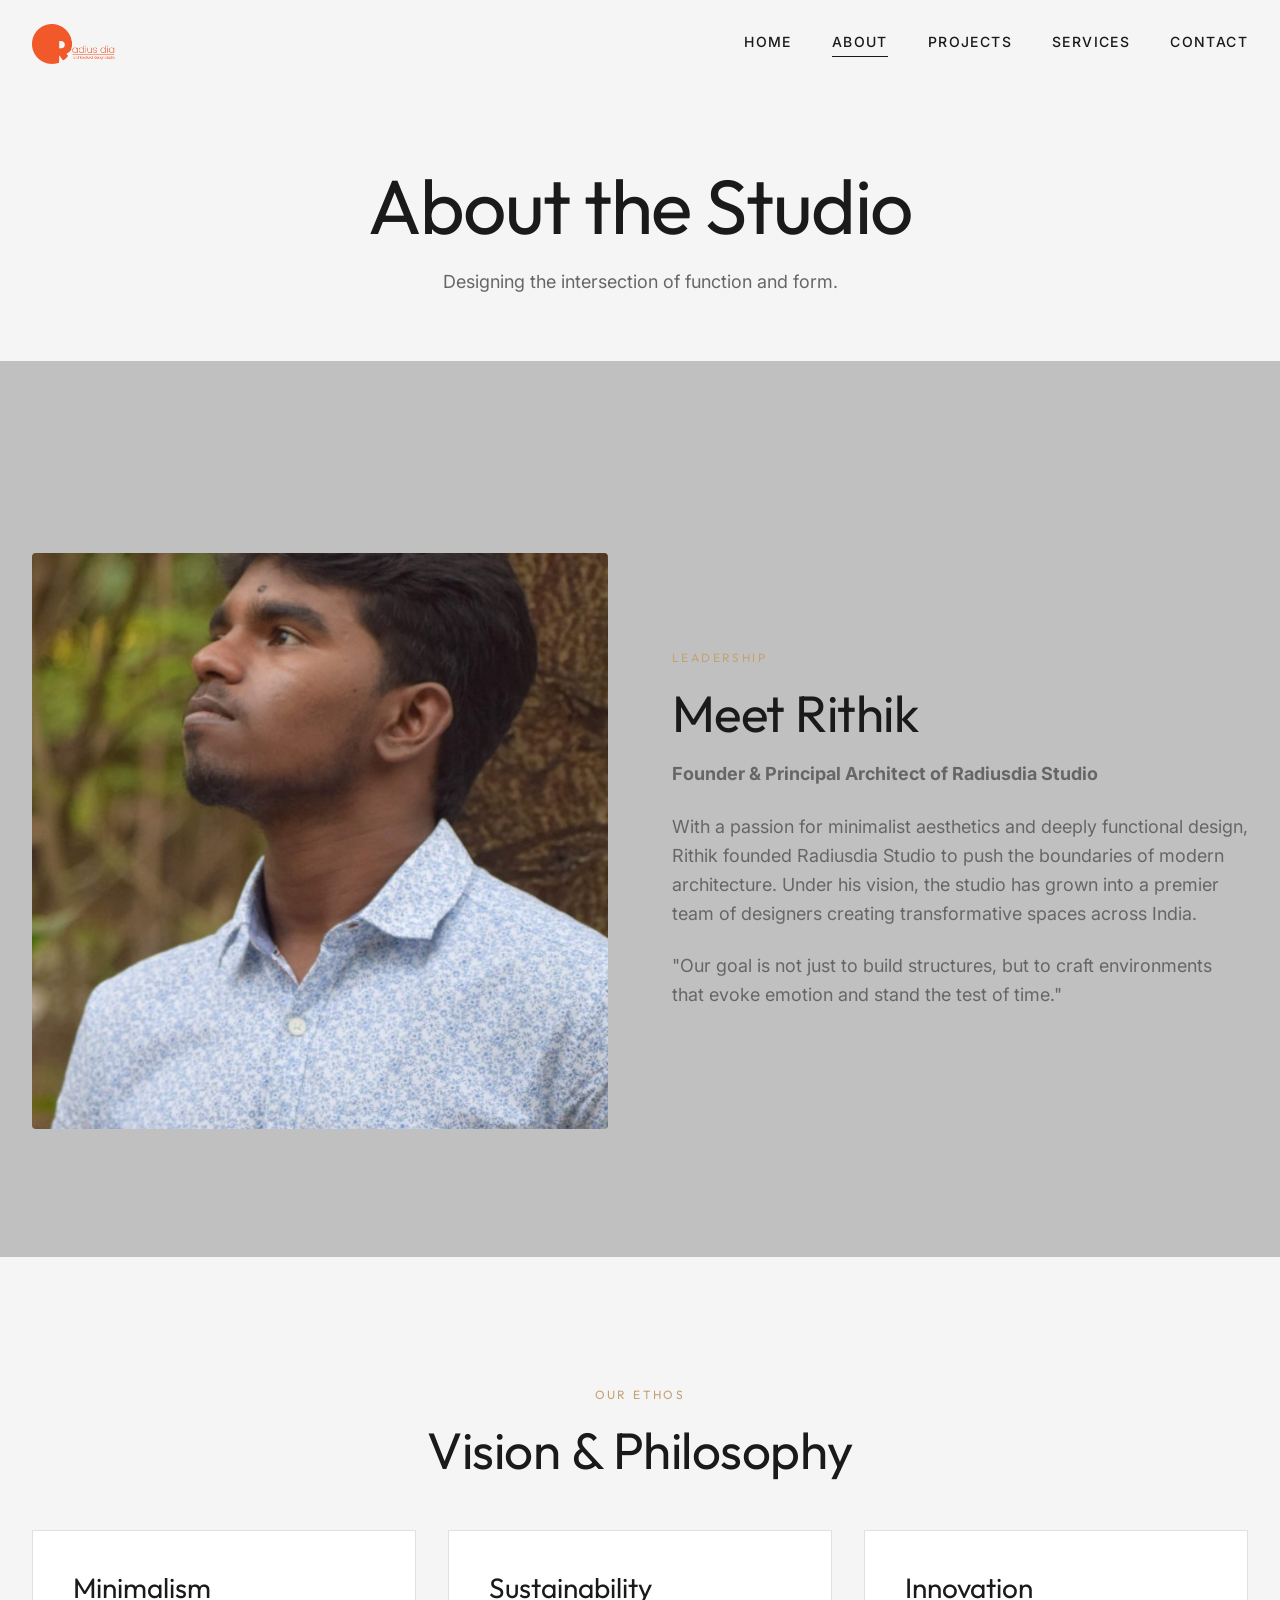
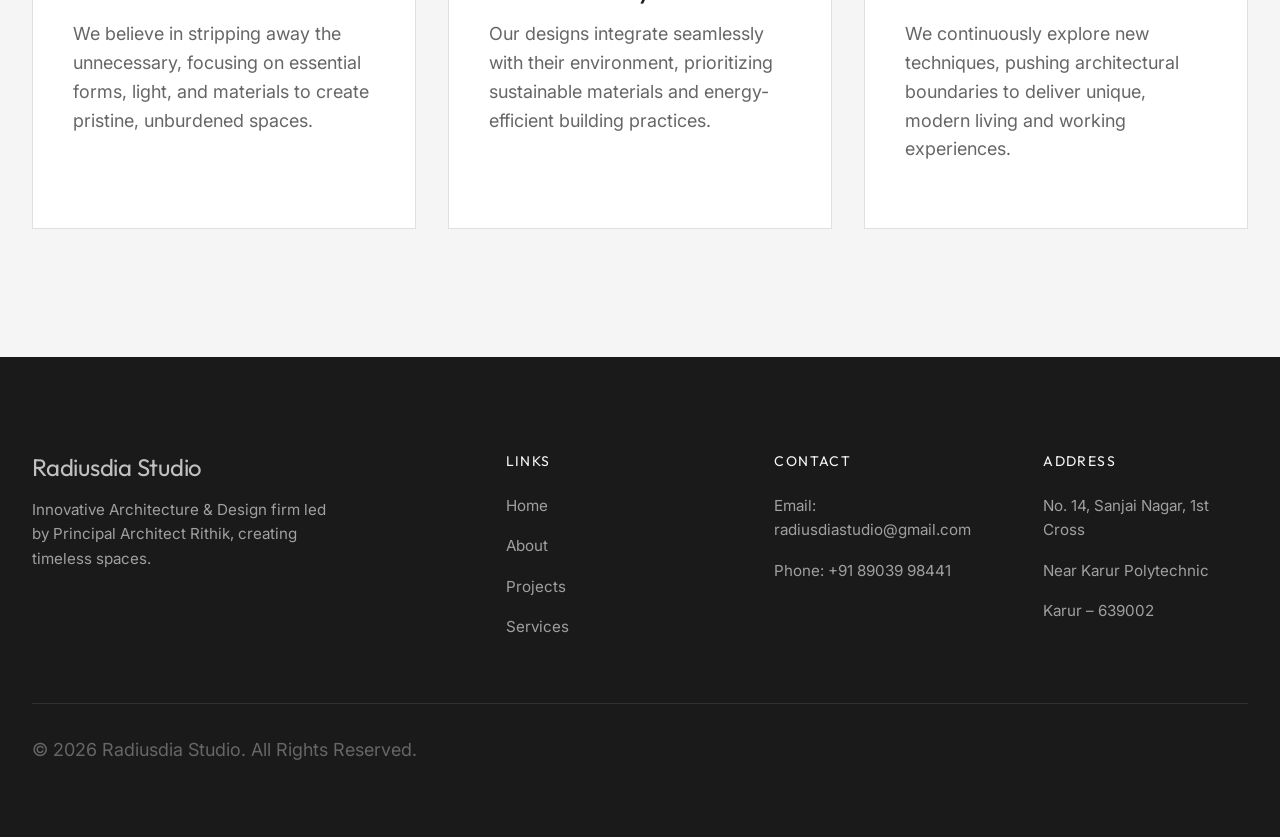
<file: about.html>
<!DOCTYPE html>
<html lang="en">

<head>
    <meta charset="UTF-8">
    <meta name="viewport" content="width=device-width, initial-scale=1.0">
    <title>About Us | Radiusdia Studio | Architecture Firm in Karur</title>
    <meta name="description"
        content="Learn about Radiusdia Studio, an innovative architecture firm led by Principal Architect Rithik. We craft modern, minimal spaces across India.">
    
    <!-- Open Graph / Social Media -->
    <meta property="og:type" content="website">
    <meta property="og:url" content="https://rithik0808.github.io/radiusdia-studio/about.html">
    <meta property="og:title" content="About Radiusdia Studio | Leadership & Philosophy">
    <meta property="og:description" content="Discover our vision for minimalist, sustainable architecture led by Principal Architect Rithik.">
    <meta property="og:image" content="https://rithik0808.github.io/radiusdia-studio/img/rithik.jpg">

    <link rel="stylesheet" href="css/style.css">
    <link rel="stylesheet" href="css/components.css">
    <style>
        .page-header {
            padding-top: 10rem;
            padding-bottom: 4rem;
            background-color: var(--light-gray);
            text-align: center;
        }

        .ceo-profile {
            display: grid;
            grid-template-columns: 1fr 1fr;
            gap: 4rem;
            align-items: center;
            margin-top: 4rem;
        }

        .ceo-image {
            width: 100%;
            aspect-ratio: 1/1;
            object-fit: cover;
            border-radius: 4px;
        }

        .philosophy-grid {
            display: grid;
            grid-template-columns: repeat(3, 1fr);
            gap: 2rem;
            margin-top: 3rem;
        }

        .philosophy-item {
            padding: 2.5rem;
            background-color: #fff;
            border: 1px solid var(--border-color);
            transition: var(--transition-fast);
        }

        .philosophy-item:hover {
            box-shadow: 0 10px 30px rgba(0, 0, 0, 0.05);
            border-color: transparent;
        }

        @media (max-width: 992px) {
            .ceo-profile {
                grid-template-columns: 1fr;
            }

            .philosophy-grid {
                grid-template-columns: 1fr;
            }
        }
    </style>
</head>

<body>

    <header class="header">
        <div class="container nav-container">
            <a href="index.html" class="logo-container" style="display: flex; align-items: center;">
                <img src="img/logo.png" alt="Radiusdia Studio" class="logo-img" style="height: 40px; width: auto;">
            </a>
            <nav class="nav-links">
                <a href="index.html" class="nav-link">Home</a>
                <a href="about.html" class="nav-link active">About</a>
                <a href="projects.html" class="nav-link">Projects</a>
                <a href="services.html" class="nav-link">Services</a>
                <a href="contact.html" class="nav-link">Contact</a>
            </nav>
            <div class="mobile-menu-toggle">
                <span></span><span></span><span></span>
            </div>
        </div>
    </header>

    <main>
        <section class="page-header">
            <div class="container fade-up">
                <h1>About the Studio</h1>
                <p style="margin: 0 auto;">Designing the intersection of function and form.</p>
            </div>
        </section>

        <!-- CEO Profile -->
        <section class="section">
            <div class="container ceo-profile fade-up">
                <div>
                    <img src="img/rithik.jpg"
                        alt="Rithik - Principal Architect Radiusdia Studio" class="ceo-image">
                </div>
                <div>
                    <span class="section-subtitle">Leadership</span>
                    <h2>Meet Rithik</h2>
                    <p><strong>Founder & Principal Architect of Radiusdia Studio</strong></p>
                    <p>With a passion for minimalist aesthetics and deeply functional design, Rithik founded Radiusdia
                        Studio to push the boundaries of modern architecture. Under his vision, the studio has grown
                        into a premier team of designers creating transformative spaces across India.</p>
                    <p>"Our goal is not just to build structures, but to craft environments that evoke emotion and stand
                        the test of time."</p>
                </div>
            </div>
        </section>

        <!-- Vision and Philosophy -->
        <section class="section" style="background-color: var(--light-gray);">
            <div class="container">
                <div class="text-center fade-up">
                    <span class="section-subtitle">Our Ethos</span>
                    <h2>Vision & Philosophy</h2>
                </div>

                <div class="philosophy-grid fade-up">
                    <div class="philosophy-item">
                        <h3>Minimalism</h3>
                        <p>We believe in stripping away the unnecessary, focusing on essential forms, light, and
                            materials to create pristine, unburdened spaces.</p>
                    </div>
                    <div class="philosophy-item">
                        <h3>Sustainability</h3>
                        <p>Our designs integrate seamlessly with their environment, prioritizing sustainable materials
                            and energy-efficient building practices.</p>
                    </div>
                    <div class="philosophy-item">
                        <h3>Innovation</h3>
                        <p>We continuously explore new techniques, pushing architectural boundaries to deliver unique,
                            modern living and working experiences.</p>
                    </div>
                </div>
            </div>
        </section>
    </main>

    <!-- Footer ... same as index ... -->
    <footer class="footer">
        <div class="container">
            <div class="footer-grid">
                <div class="footer-brand">
                    <h2>Radiusdia Studio</h2>
                    <p>Innovative Architecture & Design firm led by Principal Architect Rithik, creating timeless
                        spaces.</p>
                </div>
                <div>
                    <h3 class="footer-heading">Links</h3>
                    <div class="footer-links">
                        <a href="index.html">Home</a><a href="about.html">About</a><a
                            href="projects.html">Projects</a><a href="services.html">Services</a>
                    </div>
                </div>
                <div>
                    <h3 class="footer-heading">Contact</h3>
                    <ul class="footer-contact">
                        <li>Email: <a href="mailto:radiusdiastudio@gmail.com">radiusdiastudio@gmail.com</a></li>
                        <li>Phone: <a href="tel:+918903998441">+91 89039 98441</a></li>
                    </ul>
                </div>
                <div>
                    <h3 class="footer-heading">Address</h3>
                    <ul class="footer-contact">
                        <li>No. 14, Sanjai Nagar, 1st Cross</li>
                        <li>Near Karur Polytechnic</li>
                        <li>Karur – 639002</li>
                    </ul>
                </div>
            </div>
            <div class="footer-bottom">
                <p>&copy; <span id="current-year"></span> Radiusdia Studio. All Rights Reserved.</p>
            </div>
        </div>
    </footer>

    <script src="js/main.js"></script>
</body>

</html>
</file>
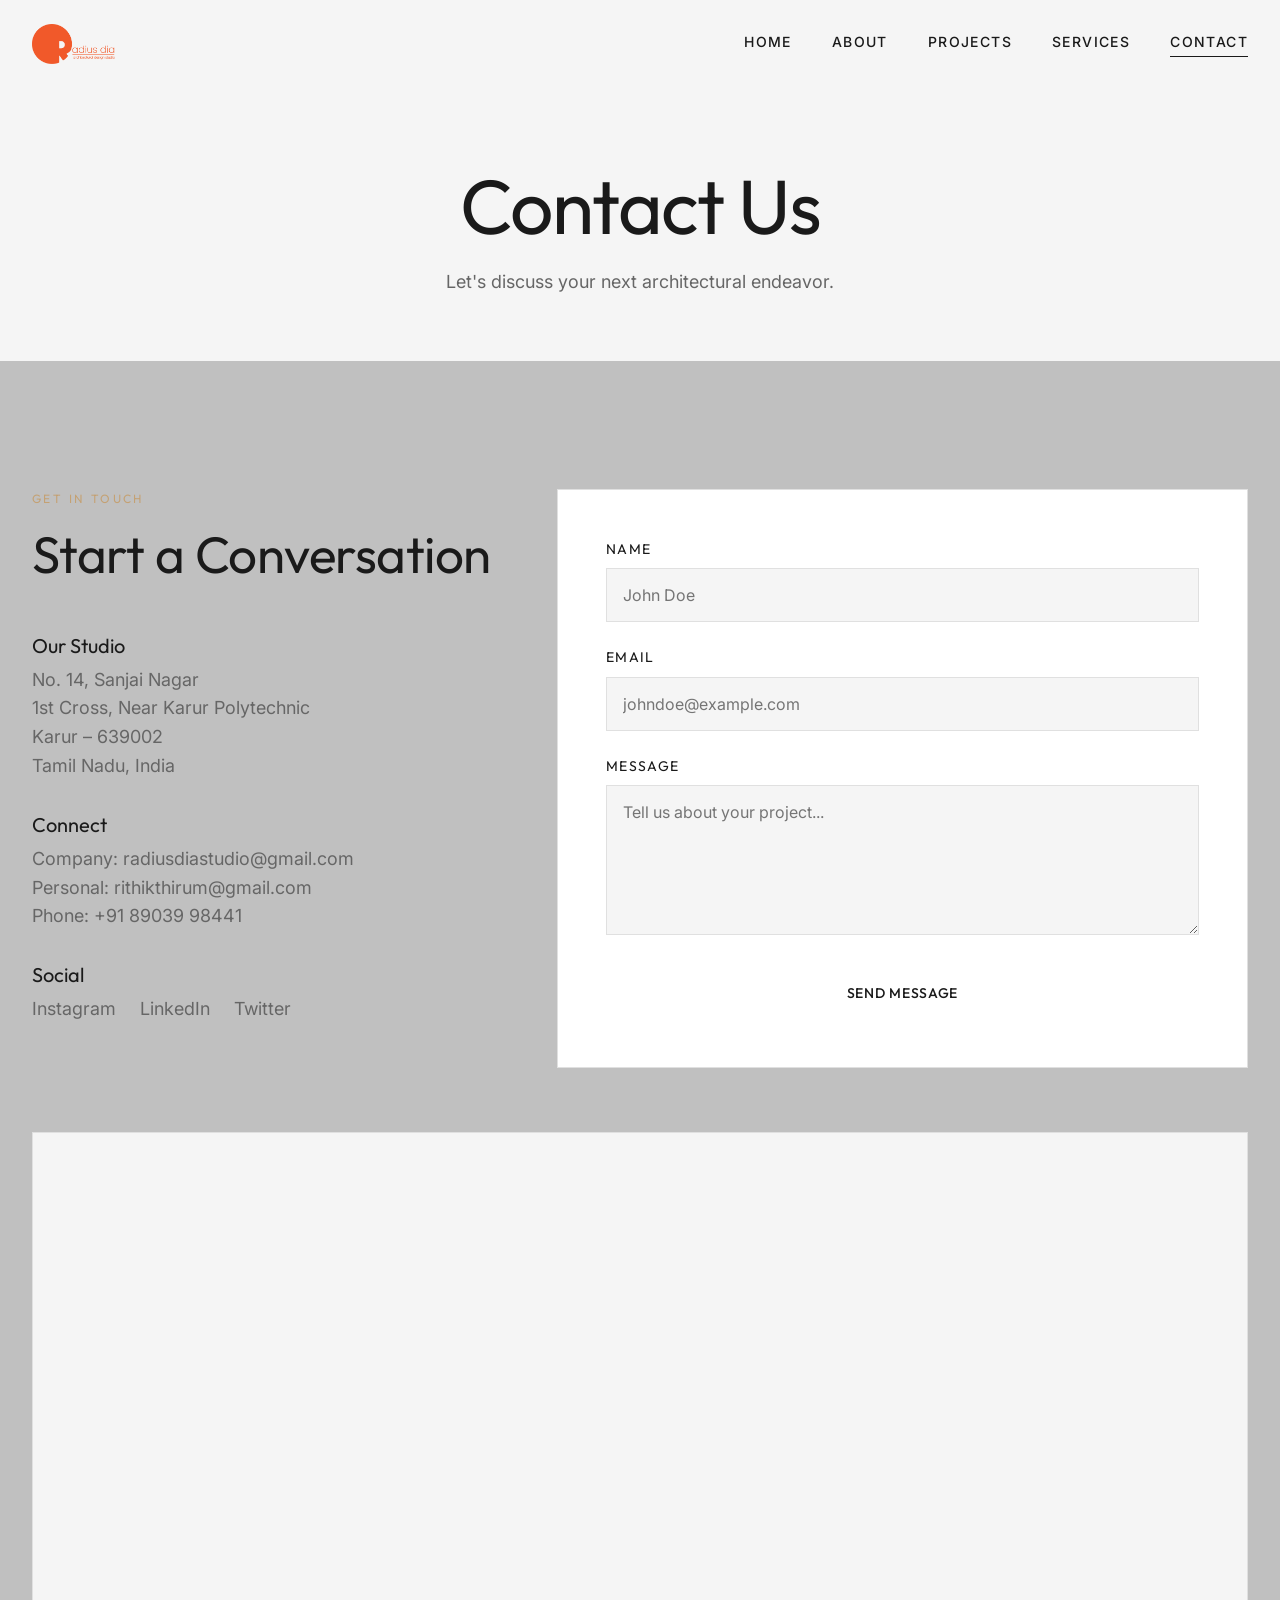
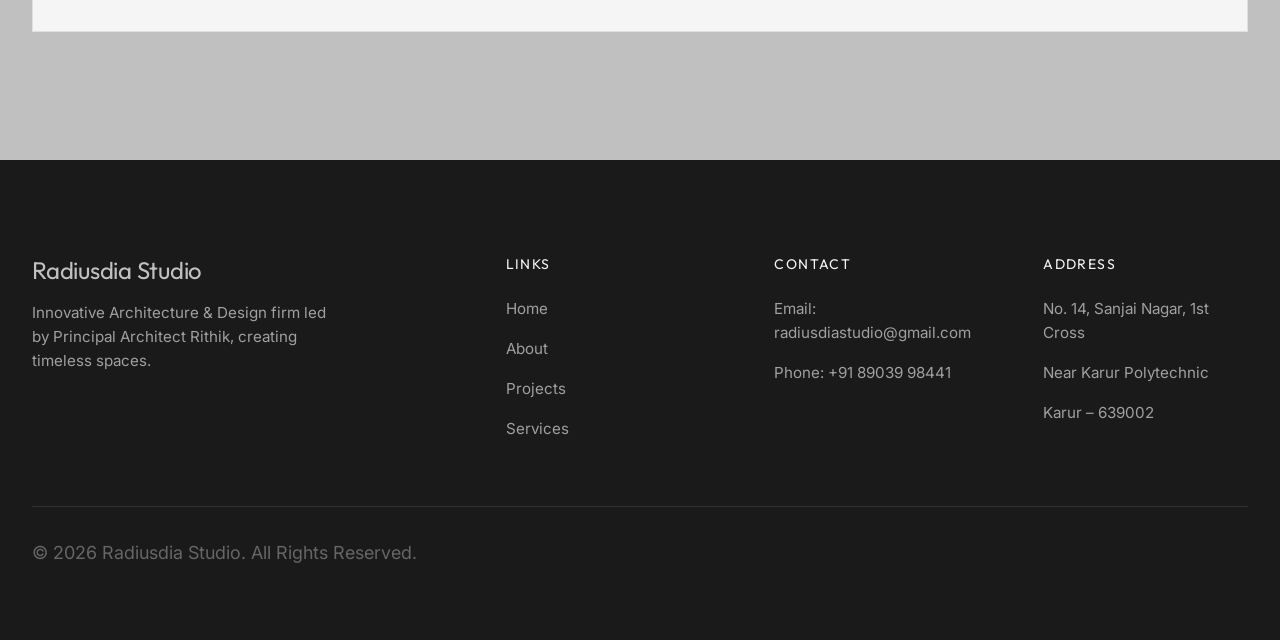
<file: contact.html>
<!DOCTYPE html>
<html lang="en">

<head>
    <meta charset="UTF-8">
    <meta name="viewport" content="width=device-width, initial-scale=1.0">
    <title>Contact Us | Radiusdia Studio</title>
    <meta name="description"
        content="Get in touch with Radiusdia Studio in Karur, Tamil Nadu. We look forward to discussing your next architectural project.">
    <link rel="stylesheet" href="css/style.css">
    <link rel="stylesheet" href="css/components.css">
    <style>
        .page-header {
            padding-top: 10rem;
            padding-bottom: 4rem;
            background-color: var(--light-gray);
            text-align: center;
        }

        .contact-section {
            display: grid;
            grid-template-columns: 1fr 1.5fr;
            gap: 4rem;
        }

        .contact-info-block {
            margin-bottom: 2rem;
        }

        .contact-info-block h3 {
            font-size: 1.25rem;
            margin-bottom: 0.5rem;
        }

        .contact-info-block p,
        .contact-info-block a {
            color: var(--text-secondary);
            font-size: 1.125rem;
        }

        .contact-info-block a:hover {
            color: var(--text-primary);
        }

        .contact-form {
            background-color: #fff;
            padding: 3rem;
            border: 1px solid var(--border-color);
        }

        .form-group {
            margin-bottom: 1.5rem;
        }

        .form-group label {
            display: block;
            margin-bottom: 0.5rem;
            font-family: var(--font-heading);
            font-size: 0.875rem;
            text-transform: uppercase;
            letter-spacing: 0.1em;
        }

        .form-control {
            width: 100%;
            padding: 1rem;
            border: 1px solid var(--border-color);
            background-color: var(--light-gray);
            font-family: var(--font-body);
            font-size: 1rem;
            transition: var(--transition-fast);
        }

        .form-control:focus {
            outline: none;
            border-color: var(--text-primary);
            background-color: #fff;
        }

        textarea.form-control {
            resize: vertical;
            min-height: 150px;
        }

        .map-container {
            width: 100%;
            height: 500px;
            background-color: var(--light-gray);
            margin-top: 4rem;
            position: relative;
        }

        .map-placeholder {
            position: absolute;
            top: 0;
            left: 0;
            right: 0;
            bottom: 0;
            display: flex;
            align-items: center;
            justify-content: center;
            color: var(--text-secondary);
            font-family: var(--font-heading);
            text-transform: uppercase;
            letter-spacing: 0.1em;
            border: 1px solid var(--border-color);
        }

        @media (max-width: 992px) {
            .contact-section {
                grid-template-columns: 1fr;
            }

            .contact-form {
                padding: 2rem;
            }
        }
    </style>
</head>

<body>

    <header class="header">
        <div class="container nav-container">
            <a href="index.html" class="logo-container" style="display: flex; align-items: center;">
                <img src="img/logo.png" alt="Radiusdia Studio" class="logo-img" style="height: 40px; width: auto;">
            </a>
            <nav class="nav-links">
                <a href="index.html" class="nav-link">Home</a>
                <a href="about.html" class="nav-link">About</a>
                <a href="projects.html" class="nav-link">Projects</a>
                <a href="services.html" class="nav-link">Services</a>
                <a href="contact.html" class="nav-link active">Contact</a>
            </nav>
            <div class="mobile-menu-toggle">
                <span></span><span></span><span></span>
            </div>
        </div>
    </header>

    <main>
        <section class="page-header">
            <div class="container fade-up">
                <h1>Contact Us</h1>
                <p style="margin: 0 auto;">Let's discuss your next architectural endeavor.</p>
            </div>
        </section>

        <section class="section">
            <div class="container contact-section fade-up">
                <div>
                    <span class="section-subtitle">Get in Touch</span>
                    <h2 style="margin-bottom: 3rem;">Start a Conversation</h2>

                    <div class="contact-info-block">
                        <h3>Our Studio</h3>
                        <p>No. 14, Sanjai Nagar<br>
                            1st Cross, Near Karur Polytechnic<br>
                            Karur – 639002<br>
                            Tamil Nadu, India</p>
                    </div>

                    <div class="contact-info-block">
                        <h3>Connect</h3>
                        <p>Company: <a href="mailto:radiusdiastudio@gmail.com">radiusdiastudio@gmail.com</a><br>
                            Personal: <a href="mailto:rithikthirum@gmail.com">rithikthirum@gmail.com</a><br>
                            Phone: <a href="tel:+918903998441">+91 89039 98441</a></p>
                    </div>

                    <div class="contact-info-block">
                        <h3>Social</h3>
                        <div class="social-links" style="margin-top: 0.5rem;">
                            <a href="https://www.instagram.com/radius_dia?utm_source=ig_web_button_share_sheet&igsh=ZDNlZDc0MzIxNw==" target="_blank" rel="noopener noreferrer">Instagram</a>
                            <a href="#">LinkedIn</a>
                            <a href="#">Twitter</a>
                        </div>
                    </div>
                </div>

                <div>
                    <form id="contactForm" class="contact-form" action="https://formsubmit.co/radiusdiastudio@gmail.com" method="POST">
                        <!-- FormSubmit Configuration -->
                        <input type="hidden" name="_subject" value="New Inquiry - Radiusdia Studio">
                        <input type="hidden" name="_template" value="table">
                        <input type="hidden" name="_captcha" value="false">
                        <input type="text" name="_honey" style="display:none">

                        <div class="form-group">
                            <label for="name">Name</label>
                            <input type="text" id="name" name="name" class="form-control" required
                                placeholder="John Doe">
                        </div>
                        <div class="form-group">
                            <label for="email">Email</label>
                            <input type="email" id="email" name="email" class="form-control" required
                                placeholder="johndoe@example.com">
                        </div>
                        <div class="form-group">
                            <label for="message">Message</label>
                            <textarea id="message" name="message" class="form-control" required
                                placeholder="Tell us about your project..."></textarea>
                        </div>
                        <button type="submit" class="btn btn-solid" style="width: 100%; justify-content: center;">Send
                            Message</button>
                    </form>
                </div>
            </div>

            <!-- Google Map Placeholder -->
            <div class="container">
                <div class="map-container fade-up">
                    <div class="map-placeholder">
                        <iframe
                            src="https://www.google.com/maps/embed?pb=!1m18!1m12!1m3!1d3917.472535650122!2d78.082725!3d10.957591!2m3!1f0!2f0!3f0!3m2!1i1024!2i768!4f13.1!3m3!1m2!1s0x0%3A0x0!2zMTDCsDU3JzI3LjMiTiA3OMKwMDQnNTcuOCJF!5e0!3m2!1sen!2sin!4v1650000000000!5m2!1sen!2sin"
                            width="100%" height="100%" style="border:0;" allowfullscreen="" loading="lazy"
                            referrerpolicy="no-referrer-when-downgrade"></iframe>
                    </div>
                </div>
            </div>
        </section>
    </main>

    <!-- Footer ... same as index ... -->
    <footer class="footer">
        <div class="container">
            <div class="footer-grid">
                <div class="footer-brand">
                    <h2>Radiusdia Studio</h2>
                    <p>Innovative Architecture & Design firm led by Principal Architect Rithik, creating timeless
                        spaces.</p>
                </div>
                <div>
                    <h3 class="footer-heading">Links</h3>
                    <div class="footer-links">
                        <a href="index.html">Home</a><a href="about.html">About</a><a
                            href="projects.html">Projects</a><a href="services.html">Services</a>
                    </div>
                </div>
                <div>
                    <h3 class="footer-heading">Contact</h3>
                    <ul class="footer-contact">
                        <li>Email: <a href="mailto:radiusdiastudio@gmail.com">radiusdiastudio@gmail.com</a></li>
                        <li>Phone: <a href="tel:+918903998441">+91 89039 98441</a></li>
                    </ul>
                </div>
                <div>
                    <h3 class="footer-heading">Address</h3>
                    <ul class="footer-contact">
                        <li>No. 14, Sanjai Nagar, 1st Cross</li>
                        <li>Near Karur Polytechnic</li>
                        <li>Karur – 639002</li>
                    </ul>
                </div>
            </div>
            <div class="footer-bottom">
                <p>&copy; <span id="current-year"></span> Radiusdia Studio. All Rights Reserved.</p>
            </div>
        </div>
    </footer>

    <script src="js/main.js"></script>
    <script src="js/form_handler.js"></script>
</body>

</html>
</file>
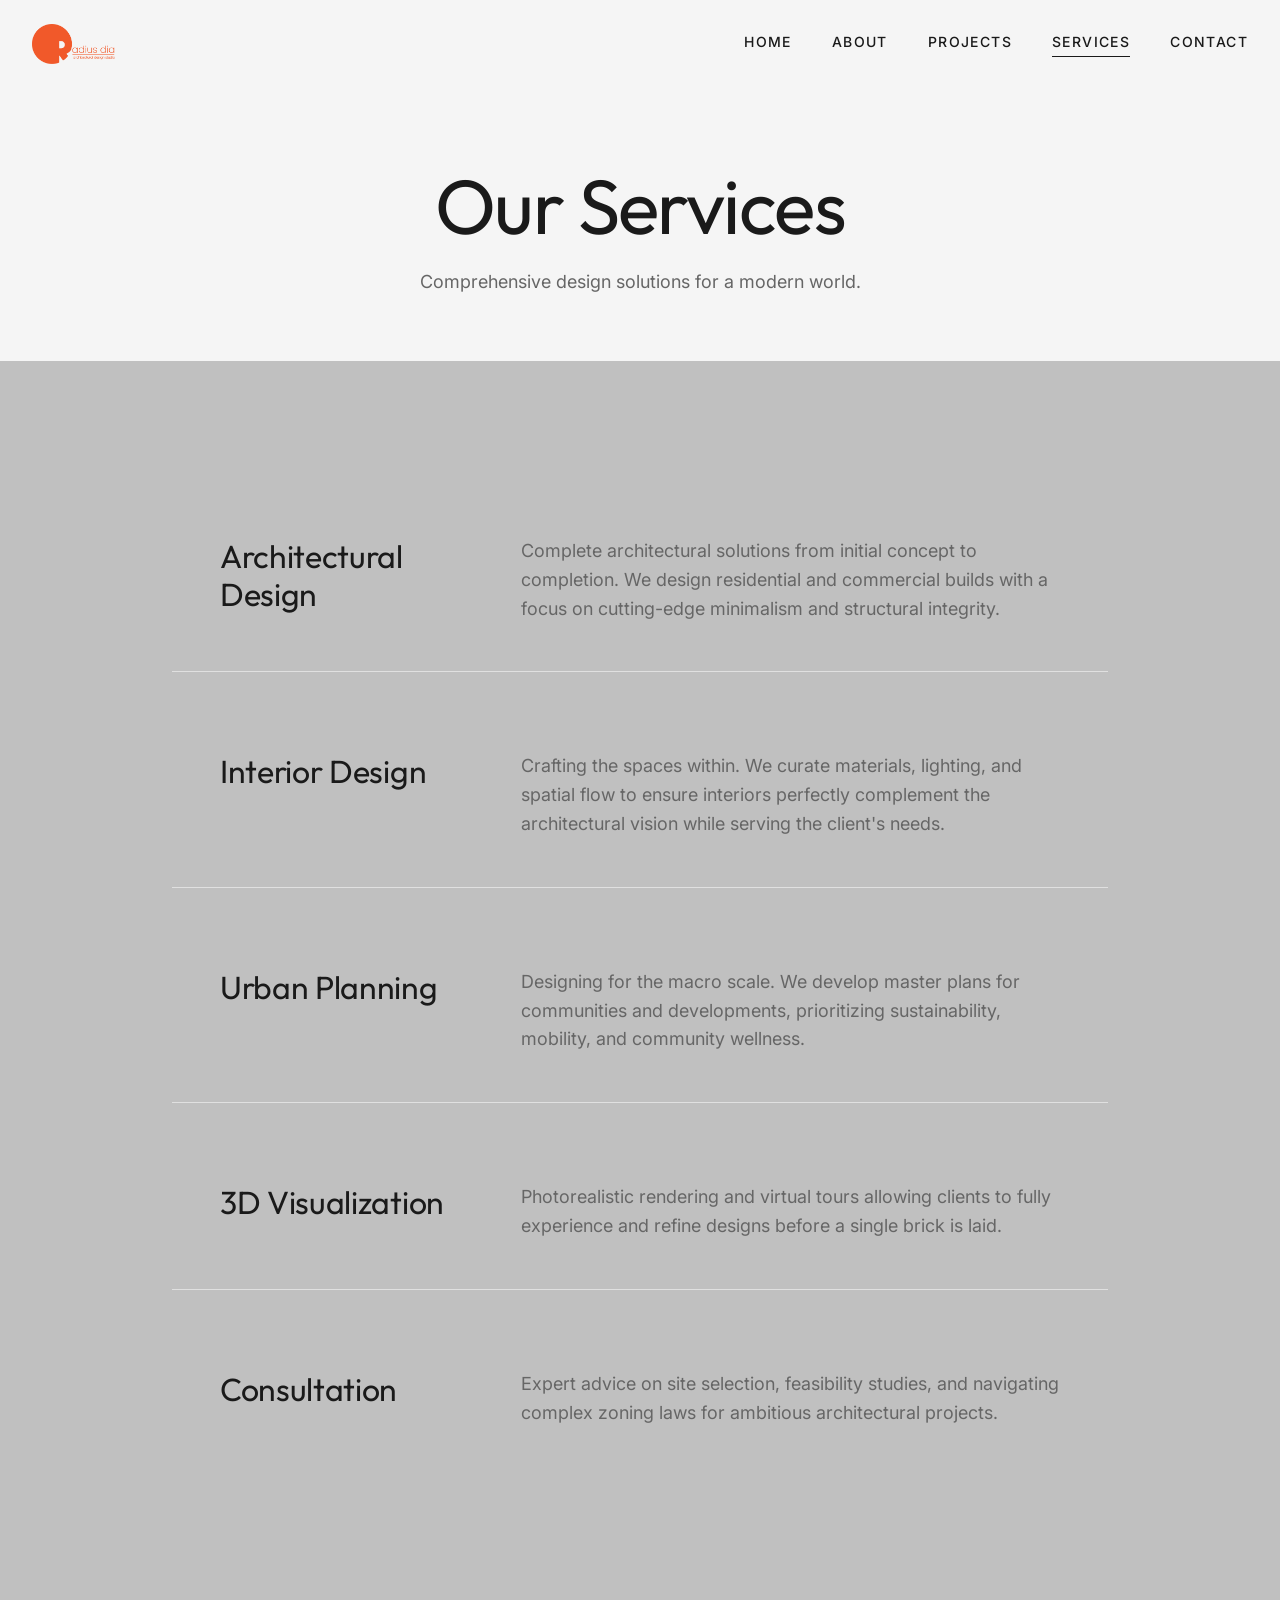
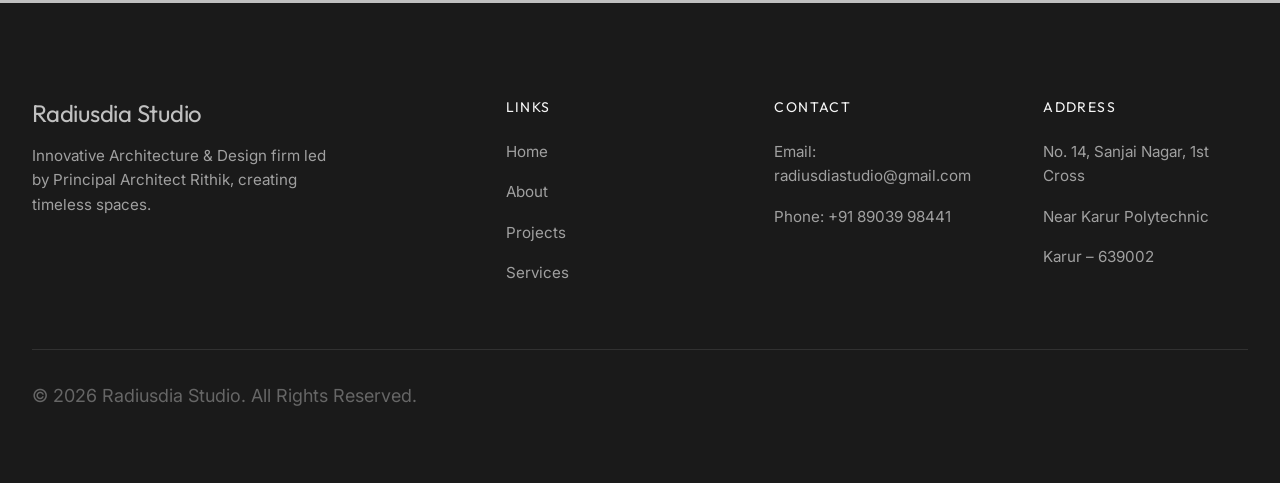
<file: services.html>
<!DOCTYPE html>
<html lang="en">

<head>
    <meta charset="UTF-8">
    <meta name="viewport" content="width=device-width, initial-scale=1.0">
    <title>Services | Radiusdia Studio</title>
    <meta name="description"
        content="Architecture, Interior Design, Urban Planning, and 3D Visualization services by Radiusdia Studio.">
    <link rel="stylesheet" href="css/style.css">
    <link rel="stylesheet" href="css/components.css">
    <style>
        .page-header {
            padding-top: 10rem;
            padding-bottom: 4rem;
            background-color: var(--light-gray);
            text-align: center;
        }

        .services-list {
            display: flex;
            flex-direction: column;
            gap: 2rem;
            max-width: 1000px;
            margin: 0 auto;
        }

        .service-row {
            display: grid;
            grid-template-columns: 1fr 2fr;
            gap: 2rem;
            padding: 3rem;
            border-bottom: 1px solid var(--border-color);
            transition: var(--transition-fast);
        }

        .service-row:hover {
            background-color: var(--light-gray);
            padding-left: 4rem;
        }

        .service-title {
            font-family: var(--font-heading);
            font-size: 2rem;
            color: var(--text-primary);
            margin: 0;
        }

        .service-desc {
            margin: 0;
            font-size: 1.125rem;
        }

        @media (max-width: 768px) {
            .service-row {
                grid-template-columns: 1fr;
                padding: 2rem 0;
            }

            .service-row:hover {
                background-color: transparent;
                padding-left: 0;
            }
        }
    </style>
</head>

<body>

    <header class="header">
        <div class="container nav-container">
            <a href="index.html" class="logo-container" style="display: flex; align-items: center;">
                <img src="img/logo.png" alt="Radiusdia Studio" class="logo-img" style="height: 40px; width: auto;">
            </a>
            <nav class="nav-links">
                <a href="index.html" class="nav-link">Home</a>
                <a href="about.html" class="nav-link">About</a>
                <a href="projects.html" class="nav-link">Projects</a>
                <a href="services.html" class="nav-link active">Services</a>
                <a href="contact.html" class="nav-link">Contact</a>
            </nav>
            <div class="mobile-menu-toggle">
                <span></span><span></span><span></span>
            </div>
        </div>
    </header>

    <main>
        <section class="page-header">
            <div class="container fade-up">
                <h1>Our Services</h1>
                <p style="margin: 0 auto;">Comprehensive design solutions for a modern world.</p>
            </div>
        </section>

        <section class="section">
            <div class="container services-list fade-up">
                <div class="service-row">
                    <h2 class="service-title">Architectural Design</h2>
                    <p class="service-desc">Complete architectural solutions from initial concept to completion. We
                        design residential and commercial builds with a focus on cutting-edge minimalism and structural
                        integrity.</p>
                </div>

                <div class="service-row">
                    <h2 class="service-title">Interior Design</h2>
                    <p class="service-desc">Crafting the spaces within. We curate materials, lighting, and spatial flow
                        to ensure interiors perfectly complement the architectural vision while serving the client's
                        needs.</p>
                </div>

                <div class="service-row">
                    <h2 class="service-title">Urban Planning</h2>
                    <p class="service-desc">Designing for the macro scale. We develop master plans for communities and
                        developments, prioritizing sustainability, mobility, and community wellness.</p>
                </div>

                <div class="service-row">
                    <h2 class="service-title">3D Visualization</h2>
                    <p class="service-desc">Photorealistic rendering and virtual tours allowing clients to fully
                        experience and refine designs before a single brick is laid.</p>
                </div>

                <div class="service-row" style="border-bottom: none;">
                    <h2 class="service-title">Consultation</h2>
                    <p class="service-desc">Expert advice on site selection, feasibility studies, and navigating complex
                        zoning laws for ambitious architectural projects.</p>
                </div>
            </div>
        </section>
    </main>

    <!-- Footer ... same as index ... -->
    <footer class="footer">
        <div class="container">
            <div class="footer-grid">
                <div class="footer-brand">
                    <h2>Radiusdia Studio</h2>
                    <p>Innovative Architecture & Design firm led by Principal Architect Rithik, creating timeless
                        spaces.</p>
                </div>
                <div>
                    <h3 class="footer-heading">Links</h3>
                    <div class="footer-links">
                        <a href="index.html">Home</a><a href="about.html">About</a><a
                            href="projects.html">Projects</a><a href="services.html">Services</a>
                    </div>
                </div>
                <div>
                    <h3 class="footer-heading">Contact</h3>
                    <ul class="footer-contact">
                        <li>Email: <a href="mailto:radiusdiastudio@gmail.com">radiusdiastudio@gmail.com</a></li>
                        <li>Phone: <a href="tel:+918903998441">+91 89039 98441</a></li>
                    </ul>
                </div>
                <div>
                    <h3 class="footer-heading">Address</h3>
                    <ul class="footer-contact">
                        <li>No. 14, Sanjai Nagar, 1st Cross</li>
                        <li>Near Karur Polytechnic</li>
                        <li>Karur – 639002</li>
                    </ul>
                </div>
            </div>
            <div class="footer-bottom">
                <p>&copy; <span id="current-year"></span> Radiusdia Studio. All Rights Reserved.</p>
            </div>
        </div>
    </footer>

    <script src="js/main.js"></script>
</body>

</html>
</file>
<file: css/style.css>
/* 
  Global Styles for Radiusdia Studio
  Architecture Portfolio
*/

@import url('https://fonts.googleapis.com/css2?family=Outfit:wght@300;400;500;600&family=Inter:wght@300;400;500&display=swap');

:root {
  /* Colors */
  --bg-color: #c0c0c0;
  --text-primary: #1a1a1a;
  --text-secondary: #666666;
  --accent-color: #c4a173; /* Elegant muted gold/bronze for architecture */
  --light-gray: #f5f5f5;
  --border-color: #e0e0e0;
  
  /* Typography */
  --font-heading: 'Outfit', sans-serif;
  --font-body: 'Inter', sans-serif;
  
  /* Spacing */
  --container-width: 1400px;
  --container-padding: 2rem;
  --section-padding: 8rem 0;
  
  /* Animations */
  --transition-fast: 0.3s ease;
  --transition-smooth: 0.6s cubic-bezier(0.16, 1, 0.3, 1);
}

/* CSS Reset */
*, *::before, *::after {
  box-sizing: border-box;
  margin: 0;
  padding: 0;
}

html {
  font-size: 16px;
  scroll-behavior: smooth;
}

body {
  font-family: var(--font-body);
  color: var(--text-primary);
  background-color: var(--bg-color);
  line-height: 1.6;
  -webkit-font-smoothing: antialiased;
  -moz-osx-font-smoothing: grayscale;
  overflow-x: hidden;
}

/* Typography Base */
h1, h2, h3, h4, h5, h6 {
  font-family: var(--font-heading);
  font-weight: 400;
  line-height: 1.2;
  margin-bottom: 1rem;
}

h1 {
  font-size: clamp(3rem, 6vw, 5.5rem);
  letter-spacing: -0.02em;
}

h2 {
  font-size: clamp(2rem, 4vw, 3.5rem);
  letter-spacing: -0.01em;
}

h3 {
  font-size: 1.75rem;
}

p {
  margin-bottom: 1.5rem;
  color: var(--text-secondary);
  font-size: 1.125rem;
  max-width: 65ch;
}

a {
  color: inherit;
  text-decoration: none;
  transition: var(--transition-fast);
}

img {
  max-width: 100%;
  height: auto;
  display: block;
}

ul, ol {
  list-style: none;
}

/* Layout Utilities */
.container {
  width: 100%;
  max-width: var(--container-width);
  margin: 0 auto;
  padding: 0 var(--container-padding);
}

.section {
  padding: var(--section-padding);
}

.grid {
  display: grid;
  gap: 2rem;
}

.flex {
  display: flex;
}

.flex-center {
  display: flex;
  align-items: center;
  justify-content: center;
}

.text-center {
  text-align: center;
}

/* Modern Minimalist Components */
.btn {
  display: inline-flex;
  align-items: center;
  gap: 0.5rem;
  padding: 1rem 2rem;
  font-family: var(--font-heading);
  font-weight: 500;
  font-size: 0.875rem;
  text-transform: uppercase;
  letter-spacing: 0.05em;
  border: 1px solid var(--text-primary);
  background: transparent;
  color: var(--text-primary);
  cursor: pointer;
  transition: var(--transition-smooth);
  position: relative;
  overflow: hidden;
  z-index: 1;
}

.btn::after {
  content: '';
  position: absolute;
  bottom: 0;
  left: 0;
  width: 100%;
  height: 100%;
  background-color: var(--text-primary);
  z-index: -1;
  transform: translateY(100%);
  transition: transform var(--transition-smooth);
}

.btn:hover {
  color: var(--bg-color);
}

.btn:hover::after {
  transform: translateY(0);
}

.btn-solid {
  background-color: white;
  color: #1a1a1a;
  border-color: white;
}

.btn-solid::after {
  background-color: #f0f0f0;
}

/* Animation Utilities for Intersection Observer */
.fade-up {
  opacity: 0;
  transform: translateY(40px);
  transition: opacity 0.8s ease, transform 0.8s cubic-bezier(0.16, 1, 0.3, 1);
}

.fade-up.in-view {
  opacity: 1;
  transform: translateY(0);
}

/* Subtitle for Sections */
.section-subtitle {
  font-family: var(--font-heading);
  text-transform: uppercase;
  letter-spacing: 0.2em;
  font-size: 0.75rem;
  color: var(--accent-color);
  margin-bottom: 1rem;
  display: block;
}

/* Responsive Overrides */
@media (max-width: 768px) {
  :root {
    --section-padding: 5rem 0;
    --container-padding: 1.5rem;
  }
}
</file>
<file: css/components.css>
/* 
  UI Components for Radiusdia Studio
*/

/* --- Header / Navigation --- */
.header {
    position: fixed;
    top: 0;
    left: 0;
    width: 100%;
    padding: 1.5rem 0;
    z-index: 100;
    transition: all var(--transition-smooth);
    border-bottom: 1px solid transparent;
}

.header.scrolled {
    background-color: var(--bg-color);
    padding: 1rem 0;
    box-shadow: 0 4px 20px rgba(0, 0, 0, 0.05);
    border-bottom: 1px solid var(--border-color);
}

.nav-container {
    display: flex;
    justify-content: space-between;
    align-items: center;
}

.logo-container {
    font-family: var(--font-heading);
    font-size: 1.5rem;
    font-weight: 500;
    letter-spacing: -0.02em;
    text-transform: uppercase;
    z-index: 101;
    /* Above mobile menu */
}

/* For actual logos later */
.logo-img {
    max-width: 180px;
    max-height: 40px;
    display: block;
}

.nav-links {
    display: flex;
    gap: 2.5rem;
    align-items: center;
}

.nav-link {
    font-size: 0.875rem;
    text-transform: uppercase;
    letter-spacing: 0.1em;
    font-weight: 500;
    position: relative;
    padding-bottom: 0.25rem;
}

.nav-link::after {
    content: '';
    position: absolute;
    width: 0;
    height: 1px;
    bottom: 0;
    left: 0;
    background-color: var(--text-primary);
    transition: width var(--transition-fast);
}

.nav-link:hover::after,
.nav-link.active::after {
    width: 100%;
}

/* Mobile Menu Toggle */
.mobile-menu-toggle {
    display: none;
    flex-direction: column;
    justify-content: space-between;
    width: 30px;
    height: 20px;
    cursor: pointer;
    z-index: 101;
}

.mobile-menu-toggle span {
    display: block;
    height: 2px;
    width: 100%;
    background-color: var(--text-primary);
    transition: all var(--transition-fast);
}

/* Mobile Menu Open State */
.mobile-menu-toggle.active span:nth-child(1) {
    transform: translateY(9px) rotate(45deg);
}

.mobile-menu-toggle.active span:nth-child(2) {
    opacity: 0;
}

.mobile-menu-toggle.active span:nth-child(3) {
    transform: translateY(-9px) rotate(-45deg);
}

/* --- Footer --- */
.footer {
    background-color: var(--text-primary);
    color: var(--bg-color);
    padding: 6rem 0 3rem;
    font-family: var(--font-body);
}

.footer-grid {
    display: grid;
    grid-template-columns: 2fr 1fr 1fr 1fr;
    gap: 4rem;
    margin-bottom: 4rem;
}

.footer-brand h2 {
    font-size: 1.5rem;
    margin-bottom: 1rem;
    color: var(--bg-color);
}

.footer-brand p {
    color: #a0a0a0;
    font-size: 0.95rem;
    max-width: 300px;
}

.footer-heading {
    font-family: var(--font-heading);
    font-size: 0.875rem;
    text-transform: uppercase;
    letter-spacing: 0.1em;
    color: var(--light-gray);
    margin-bottom: 1.5rem;
}

.footer-links {
    display: flex;
    flex-direction: column;
    gap: 1rem;
}

.footer-links a,
.footer-contact li {
    color: #a0a0a0;
    font-size: 0.95rem;
    transition: color var(--transition-fast);
}

.footer-links a:hover {
    color: var(--accent-color);
}

.footer-contact {
    display: flex;
    flex-direction: column;
    gap: 1rem;
}

.footer-bottom {
    border-top: 1px solid rgba(255, 255, 255, 0.1);
    padding-top: 2rem;
    display: flex;
    justify-content: space-between;
    align-items: center;
    color: #a0a0a0;
    font-size: 0.85rem;
}

.social-links {
    display: flex;
    gap: 1.5rem;
}

.social-links a {
    color: #a0a0a0;
}

.social-links a:hover {
    color: var(--accent-color);
}

/* --- Project Cards --- */
.project-card {
    position: relative;
    display: block;
    overflow: hidden;
    group;
    aspect-ratio: 4/5;
}

.project-image-wrapper {
    position: absolute;
    top: 0;
    left: 0;
    width: 100%;
    height: 100%;
    overflow: hidden;
}

.project-image-wrapper img {
    width: 100%;
    height: 100%;
    object-fit: cover;
    transition: transform 1s cubic-bezier(0.16, 1, 0.3, 1);
}

.project-card:hover .project-image-wrapper img {
    transform: scale(1.05);
}

.project-overlay {
    position: absolute;
    top: 0;
    left: 0;
    width: 100%;
    height: 100%;
    background: linear-gradient(to top, rgba(0, 0, 0, 0.8) 0%, rgba(0, 0, 0, 0) 50%);
    display: flex;
    flex-direction: column;
    justify-content: flex-end;
    padding: 2.5rem;
    opacity: 0;
    transition: opacity var(--transition-smooth);
}

.project-card:hover .project-overlay {
    opacity: 1;
}

.project-category {
    font-family: var(--font-heading);
    color: var(--accent-color);
    font-size: 0.75rem;
    text-transform: uppercase;
    letter-spacing: 0.2em;
    margin-bottom: 0.5rem;
    transform: translateY(20px);
    transition: transform var(--transition-smooth);
}

.project-title {
    color: #fff;
    font-size: 1.5rem;
    margin: 0;
    transform: translateY(20px);
    transition: transform var(--transition-smooth) 0.1s;
}

.project-card:hover .project-category,
.project-card:hover .project-title {
    transform: translateY(0);
}

/* Responsive Overrides Component */
@media (max-width: 992px) {
    .footer-grid {
        grid-template-columns: 1fr 1fr;
        gap: 3rem;
    }
}

@media (max-width: 768px) {
    .mobile-menu-toggle {
        display: flex;
    }

    .nav-links {
        position: fixed;
        top: 0;
        right: -100%;
        width: 100%;
        height: 100vh;
        background-color: var(--bg-color);
        flex-direction: column;
        justify-content: center;
        align-items: center;
        gap: 3rem;
        transition: right var(--transition-smooth);
        z-index: 100;
    }

    .nav-links.active {
        right: 0;
    }

    .nav-link {
        font-size: 1.5rem;
    }

    .footer-grid {
        grid-template-columns: 1fr;
        gap: 2.5rem;
    }

    .footer-bottom {
        flex-direction: column;
        gap: 1rem;
        text-align: center;
    }

    /* Mobile touch devices */
    .project-overlay {
        opacity: 1;
        background: linear-gradient(to top, rgba(0, 0, 0, 0.7) 0%, rgba(0, 0, 0, 0) 60%);
    }

    .project-category,
    .project-title {
        transform: translateY(0);
    }
}
</file>
